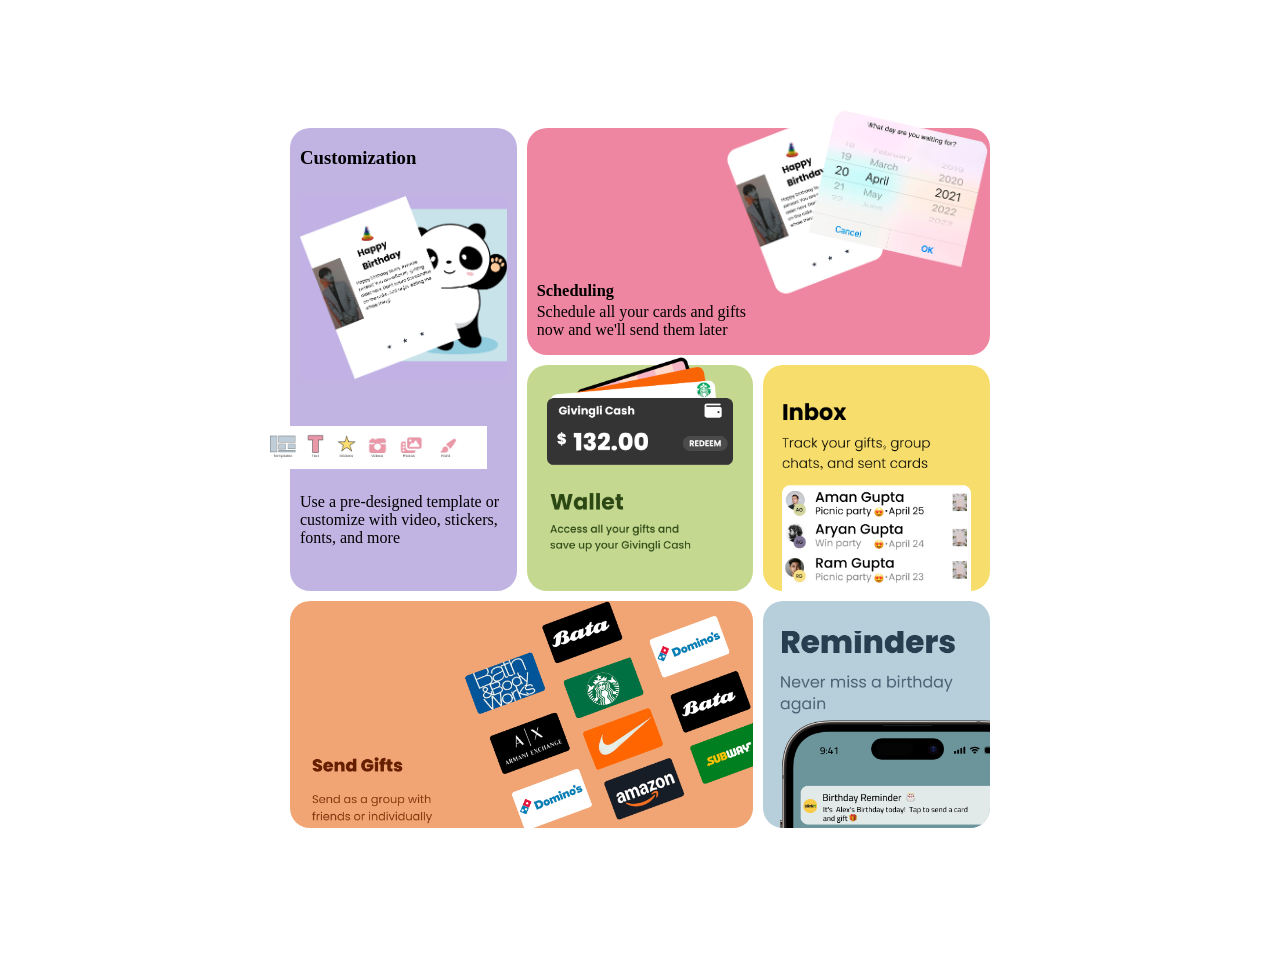
<file: index.html>
<!doctype html>
<html lang="en">
<head>
    <meta charset="UTF-8">
    <meta name="viewport" content="width=device-width, initial-scale=1">
    <link rel="stylesheet" href="style.css">
    <title>Document</title>
</head>
<body>
       <div class="container">
           <div class="grid1">
              <div class="heading-grid1"><h3>Customization</h3></div>
               <div class="img1"></div>
               <div class="img2">

               </div>
               <div class="grid1-p">
                   <p>Use a pre-designed template or customize with video, stickers, fonts, and more</p>
               </div>
           </div>

           <div class="grid2">

               <div class="grid2-img"></div>
               <div class="grid2-h"><h3>Scheduling</h3></div>
               <div class="grid2-p">Schedule all your cards and gifts now and we'll send them later</div>

           </div>
           <div class="grid3">
               <div class="grid3-img"></div>

           </div>
           <div class="grid4">
               <div class="grid4-img"></div>
           </div>
           <div class="grid5">
               <div class="grid5-img"></div>
           </div>

           <div class="grid6">
               <div class="grid6-img"></div>
           </div>
       </div>
</body>
</html>
</file>
<file: style.css>
body{
   
    display: flex;
    justify-content: center;
    align-items: center;
    padding: 20px;
    min-height: 100vh;


}

.container{
    display: grid;
    grid-template-columns: repeat(3, 1fr);
    grid-template-rows: repeat(3, 1fr);
    gap: 10px;
    width: 700px;
    height: 700px;

}

.grid1{
    grid-row: 1/3;
    background-color: #C1B4E3;
    border-radius: 20px;
}
.heading-grid1{
    min-width: 80px;
    max-width: 200px;
    position: relative;
    left: 10px;
}
.img1{
    height: 200px;
    min-width: 100px;
    background-image: url("images/Frame 16.png");
    background-size:contain ;
    background-repeat: no-repeat;
    background-position: center;
    position: relative;
    margin: 10px ;

}
.img2{
    height: 100px;
    min-width: 100px;
    background-image: url("images/Frame 17.png");
    background-size:contain ;
    background-repeat: no-repeat;
    background-position: center;
    position: relative;
    left: -30px;

}
.grid1-p{
    position: relative;
    min-width: 130px;
    min-height: 10px;
    margin-left: 10px;
    bottom: 20px;
}
.grid2{
    grid-column: 2/4;
    background-color: #EE86A1;
    border-radius: 20px;
    min-height: 200px;
}
.grid2-img{
    height: 200px;
    min-width: 140px;
    background-image: url("images/Frame 26.png");
    background-size:contain ;
    background-repeat: no-repeat;
    background-position: right;
    position: relative;
    top: -20px;
}
.grid2-h{
    min-width: 80px;
    font-size: 14px;
    position: relative;
    margin-left: 10px;
    bottom: 63px;
}
.grid2-p{
    position: relative;
    max-width: 210px;
    min-width: 50px;
    min-height: 20px;
    margin-left: 10px;
    bottom: 78px;
}
.grid3{
    grid-column: 2/3;
    background-color: #C5D890;
    border-radius: 20px;
    display: flex;
    flex-direction: column;
}

.grid3-img{
    height: 200px;
    min-width: 140px;
    background-image: url("images/Frame 35 (1).png");
    background-size:contain ;
    background-repeat: no-repeat;
    background-position: center;
    position: relative;
    margin-left: 20px;
    margin-right: 20px;
    top: -10px;
}

.grid4{
    grid-column: 3/4;
    background-color: #F7DE6C;
    border-radius: 20px;
    overflow: hidden;
}
.grid4-img{
    height: 200px;
    min-width: 140px;
    background-image: url("images/Frame 42 (2).png");
    background-size:contain ;
    background-repeat: no-repeat;
    background-position: bottom;
    position: relative;
    top: 30px;


}
.grid5{
    grid-column: 1/3;
    background-color: #F2A574;
    border-radius: 20px;
    overflow: hidden;
    min-height: 200px;

}
.grid5-img{
    height: 230px;
    min-width: 140px;
    background-image: url("images/Frame 52 (2).png");
    background-size:contain ;
    background-repeat: no-repeat;
    background-position: bottom;
    position: relative;
    left: 20px;
    /*margin-left: 20px;*/

}
.grid6{
    grid-column: 3/3;
    background-color: #B7CEDB;
    border-radius: 20px;
    overflow: hidden;
}

.grid6-img{
    height: 200px;
    min-width: 140px;
    background-image: url("images/Frame 58.png");
    background-size:contain ;
    background-repeat: no-repeat;
    background-position: bottom;
    position: relative;
    top: 30px;
    left: 10px;
}
</file>
